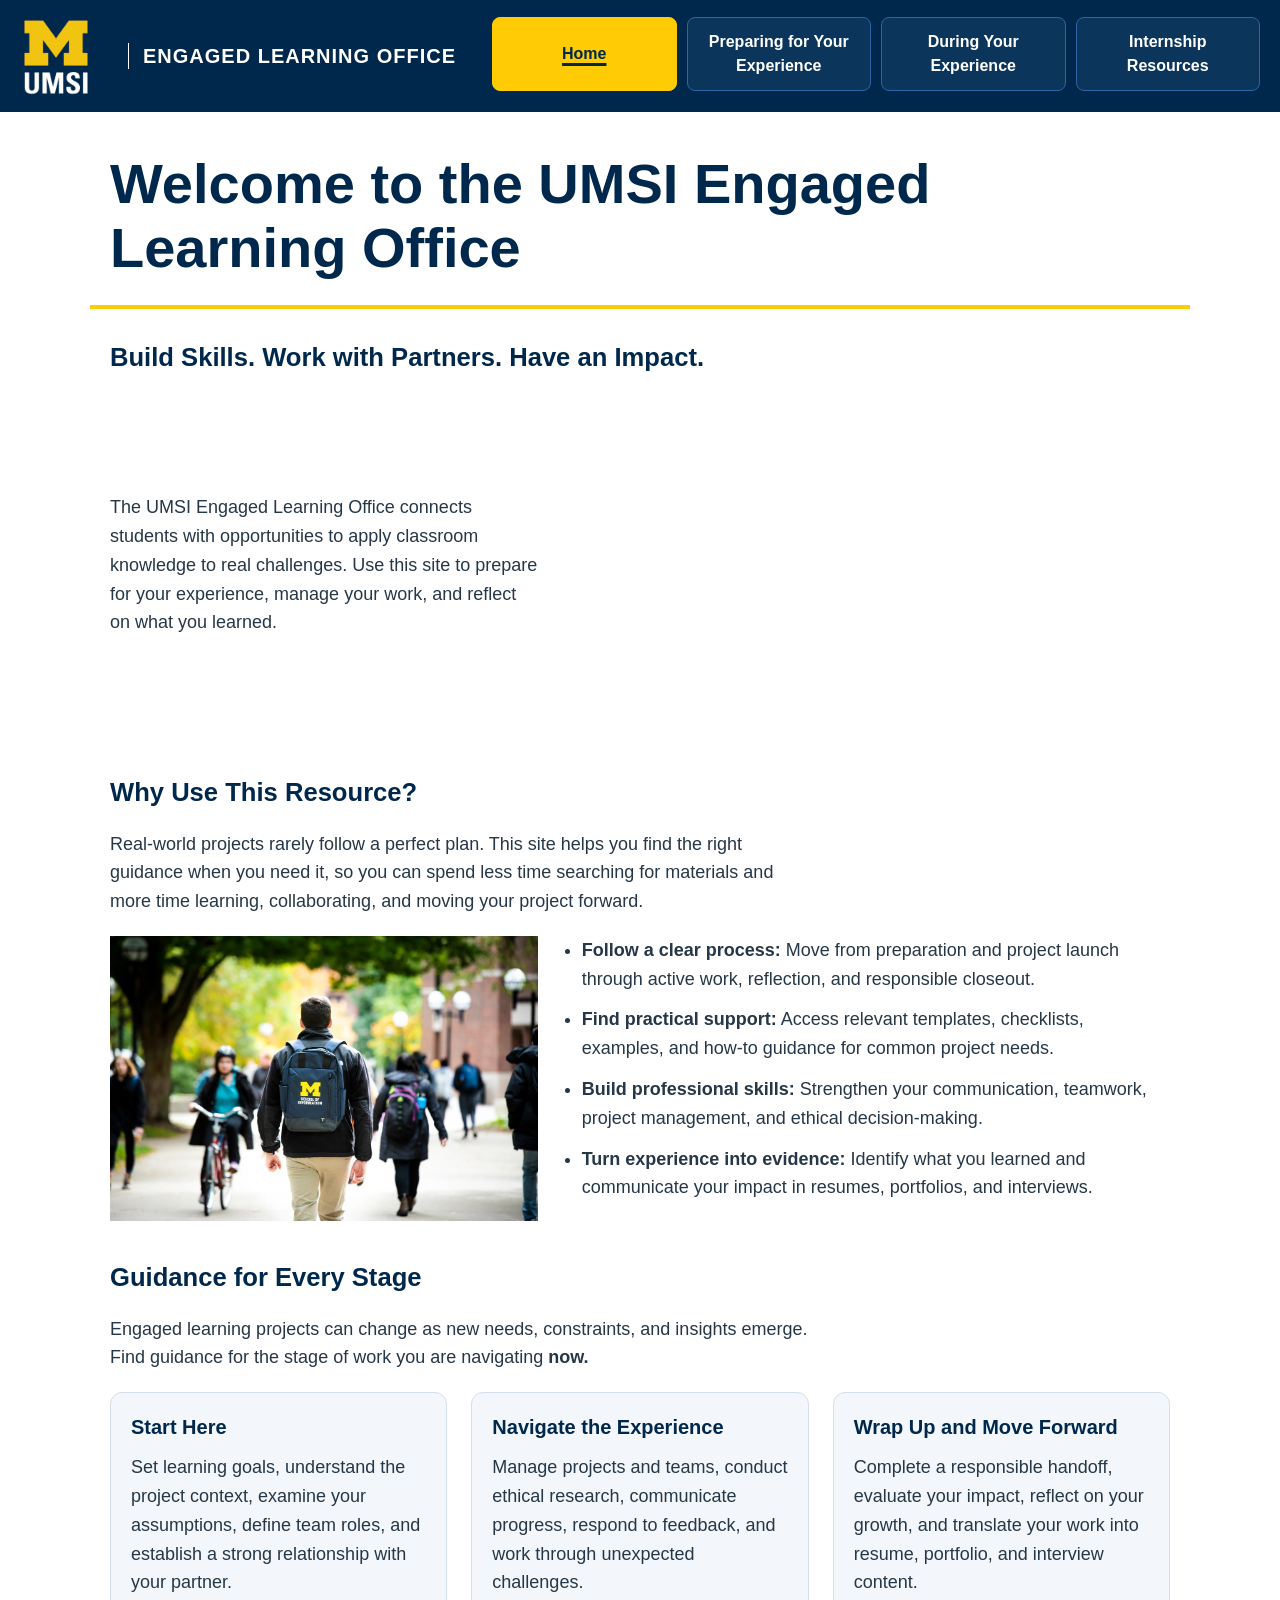
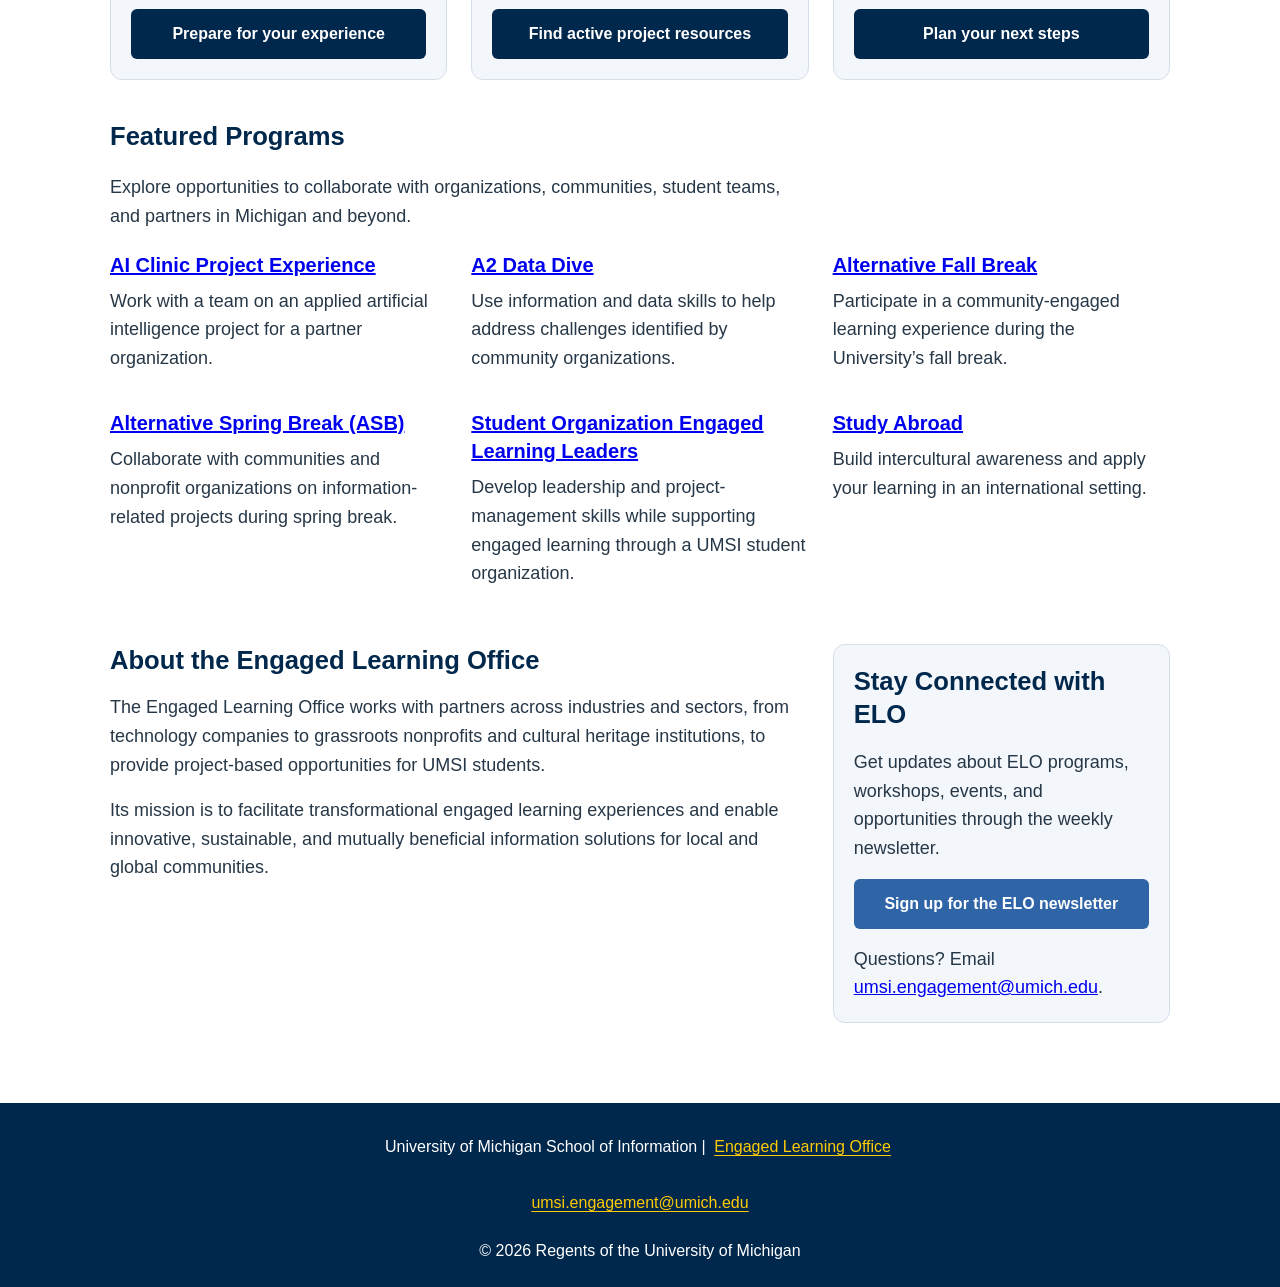
<file: index.html>
<!DOCTYPE html>
<html lang="en">
<head>
    <meta charset="UTF-8">
    <meta name="viewport" content="width=device-width, initial-scale=1.0">
    <link rel="stylesheet" href="css/html5reset.css">
    <link rel="stylesheet" href="css/style.css">
    <title>Engaged Learning Resources | UMSI</title>

</head>
<body>
    <div class="progress-bar" id="progress-bar" aria-hidden="true"></div>
    <header>
    <div class="skip"><a href = "#main">Skip to Main Content</a></div>
      <div class="site-branding">
        <img class="logo" 
             src="images/UMSI_signature_vertical_informal_solidblue.jpg" 
             alt="UMSI Logo"
        >
        <div class="brand-text">
        <p class="site-name">Engaged Learning Office</p>
        </div>
      </div>
      <nav>
            <ul>
                <li><a href = "index.html" aria-current="page">Home</a></li>
                <li><a href = "prep.html">Preparing for Your Experience</a></li>
                <li><a href = "during.html">During Your Experience</a></li>
                <li><a href = "intern.html">Internship Resources</a></li>
            </ul>
      </nav>  
    
    <h1>Welcome to the UMSI Engaged Learning Office</h1>
    </header>
    
    <main id="main">
    <section class="intro intro-media">
      <h2>Build Skills. Work with Partners. Have an Impact.</h2>
      <p>
       The UMSI Engaged Learning Office connects students with opportunities to apply classroom knowledge to real challenges. Use this site to prepare for your experience, manage your work, and reflect on what you learned.
      </p>

      <iframe width="560" height="315" 
        src="https://www.youtube.com/embed/81ZO9RfIJEQ?si=tBp82YWZMl1u7CVS" 
        title="YouTube video player" allow="accelerometer; 
        autoplay; clipboard-write; encrypted-media; gyroscope; 
        picture-in-picture; web-share" referrerpolicy="strict-origin-when-cross-origin" 
        allowfullscreen>
      </iframe>
         <!-- Note: this iframe might cause an Axe ARIA error - that's not on you that's on YouTube! -->
    </section>

<section class="content media-split">
    <h2>Why Use This Resource?</h2>

    <p>Real-world projects rarely follow a perfect plan. This site helps you find the right guidance when you need it, so you can spend less time searching for materials and more time learning, collaborating, and moving your project forward.
    </p>
        <img src="images/UMSI_CampusFall_UMSIBackpack_02.jpg" alt="A student wears a UMSI backpack in fall on the drag.">
    <ul class="indent">
        <li><strong>Follow a clear process:</strong> Move from preparation and project launch through active work, reflection, and responsible closeout.</li>
        <li><strong>Find practical support:</strong> Access relevant templates, checklists, examples, and how-to guidance for common project needs.</li>
        <li><strong>Build professional skills:</strong> Strengthen your communication, teamwork, project management, and ethical decision-making.</li>
        <li><strong>Turn experience into evidence:</strong> Identify what you learned and communicate your impact in resumes, portfolios, and interviews.</li>
    </ul>
</section>

 <section class="content trio">
    <h2>Guidance for Every Stage</h2>
    <p>Engaged learning projects can change as new needs, constraints, and insights emerge. Find guidance for the stage of work you are navigating <strong>now.</strong></p>
    <article class="stage-card">
      <h3>Start Here</h3>
      <p>Set learning goals, understand the project context, examine your assumptions, define team roles, and establish a strong relationship with your partner.</p>
      <a class="card-link" href="prep.html">Prepare for your experience</a>
    </article>

    <article class="stage-card">
      <h3>Navigate the Experience</h3>
      <p>Manage projects and teams, conduct ethical research, communicate progress, respond to feedback, and work through unexpected challenges.</p>
      <a class="card-link" href="during.html">Find active project resources</a>
    </article>

    <article class="stage-card card-wide">
      <h3>Wrap Up and Move Forward</h3>
      <p>Complete a responsible handoff, evaluate your impact, reflect on your growth, and translate your work into resume, portfolio, and interview content.</p>
      <a class="card-link" href="intern.html">Plan your next steps</a>
    </article>
  </section>

   <section class="content programs">
    <h2>Featured Programs</h2>
    <p>Explore opportunities to collaborate with organizations, communities, student teams, and partners in Michigan and beyond.</p>
    <article>
    <h3><a  href="https://mcompass.umich.edu/_portal/tds-program-brochure?programid=12810">AI Clinic Project Experience</a></h3>
    <p>Work with a team on an applied artificial intelligence project for a partner organization.</p>
    </article>

    <article>
    <h3><a href="https://mcompass.umich.edu/_portal/tds-program-brochure?programid=12556">A2 Data Dive</a></h3>
    <p>Use information and data skills to help address challenges identified by community organizations.</p>
    </article>

    <article>
    <h3><a href="https://mcompass.umich.edu/_portal/tds-program-brochure?programid=11297">Alternative Fall Break</a></h3>
    <p>Participate in a community-engaged learning experience during the University’s fall break.</p>
    </article>

    <article>
      <h3><a href="https://mcompass.umich.edu/_portal/tds-program-brochure?programid=10621">Alternative Spring Break (ASB)</a></h3>
       <p>Collaborate with communities and nonprofit organizations on information-related projects during spring break.</p>
    </article>

    <article>
      <h3><a href="https://mcompass.umich.edu/_portal/tds-program-brochure?programid=12294">Student Organization Engaged Learning Leaders</a></h3>
       <p>Develop leadership and project-management skills while supporting engaged learning through a UMSI student organization.</p>
    </article>

    <article>
      <h3><a href="https://www.si.umich.edu/student-life/study-abroad">Study Abroad</a></h3>
      <p>Build intercultural awareness and apply your learning in an international setting. </p>
    </article>
  </section>
  <section class="end">
    <h2>About the Engaged Learning Office</h2>
    <p>The Engaged Learning Office works with partners across industries and sectors, from technology companies to grassroots nonprofits and cultural heritage institutions, to provide project-based opportunities for UMSI students.</p>
    <p>Its mission is to facilitate transformational engaged learning experiences and enable innovative, sustainable, and mutually beneficial information solutions for local and global communities.</p>
  </section>
  <aside>
    <h2>Stay Connected with ELO</h2>
    <p>Get updates about ELO programs, workshops, events, and opportunities through the weekly newsletter.</p>
    <div>
       <a href="https://umsi.info/elo-newsletter"> Sign up for the ELO newsletter</a>
    </div>
    <p>Questions? Email <a href="mailto:umsi.engagement@umich.edu">umsi.engagement@umich.edu</a>.</p>
  </aside>


        <!-- Content taken & modified from UMGPT with the prompt, "Write me a webpage of intro content to help meet the following requirements - this is for the home page": and then pasted in the client objectives & project requirements"
        UMGPT. (2026). UMGPT ( GPT-5.6 Sol September 7th version) [Large language model]. -->
    </main>
    <footer>
        <p>University of Michigan School of Information | <a href="https://www.si.umich.edu/programs/engaged-learning/about-engaged-learning-office"> Engaged Learning Office </a></p>
      <address>
        <a href="mailto:umsi.engagement@umich.edu">umsi.engagement@umich.edu</a>
      </address>
      <p>&copy; <span id="year">2026</span> Regents of the University of Michigan</p>
    </footer>
    <script src="js/script.js"></script>
</body>
</html>
</file>
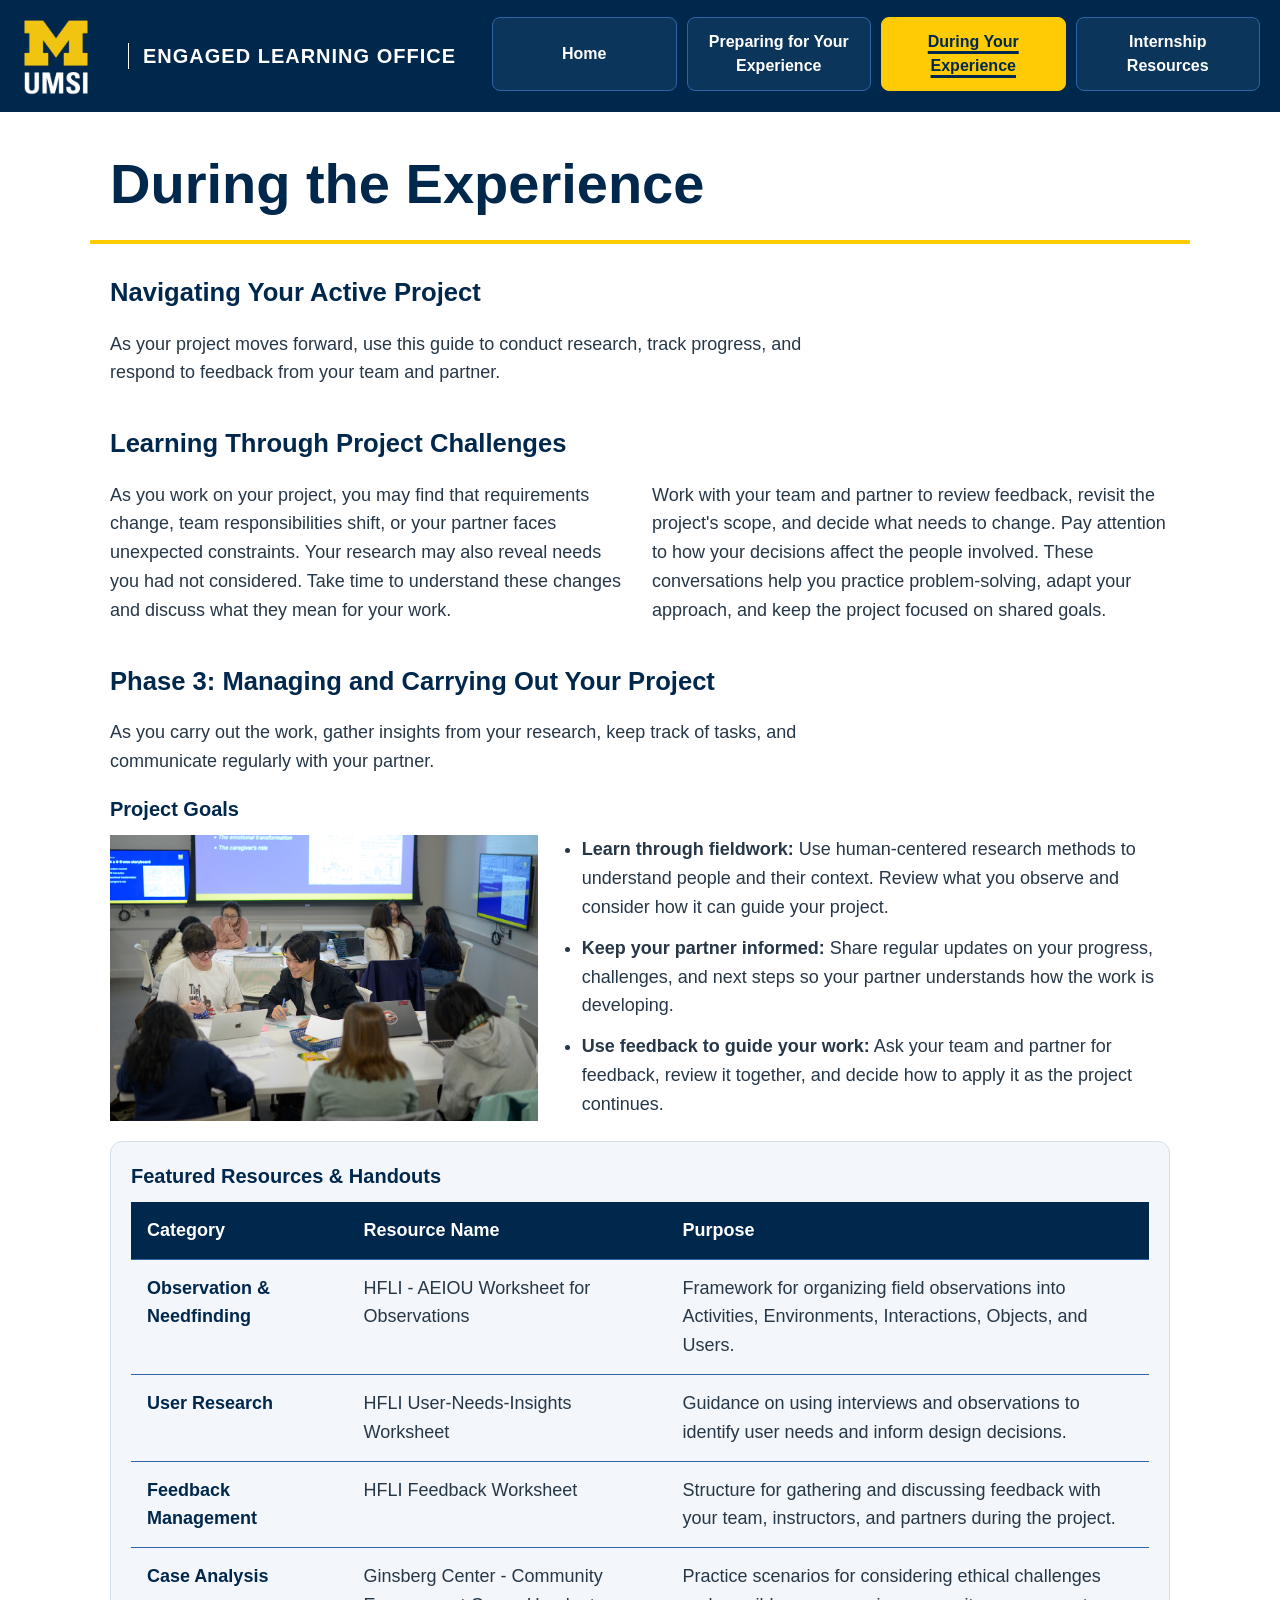
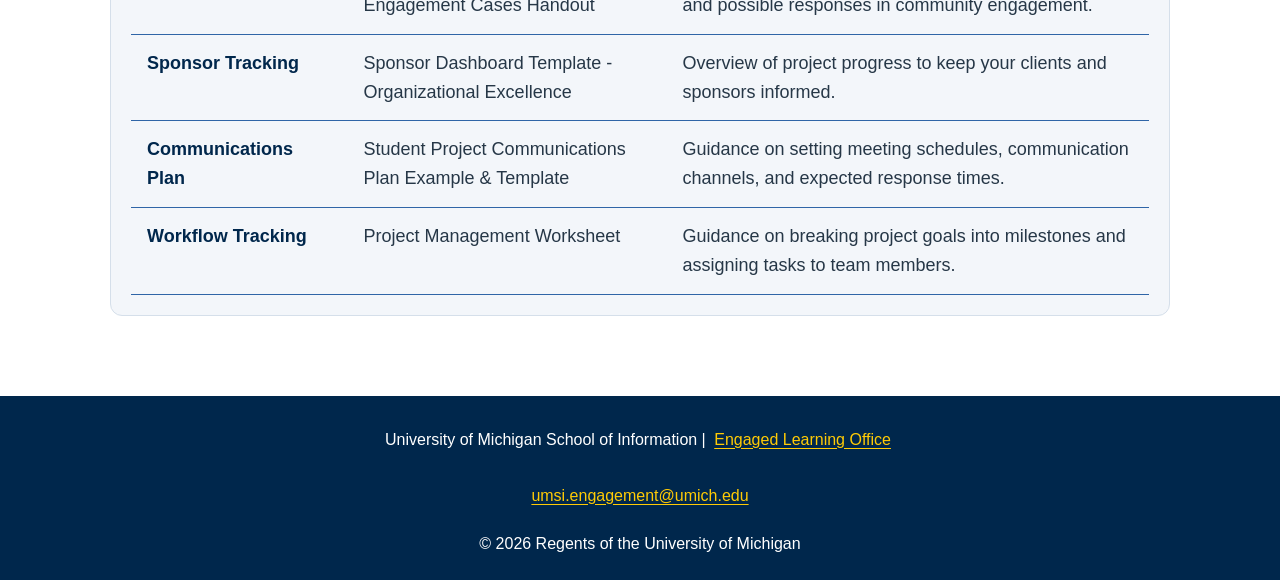
<file: during.html>
<!DOCTYPE html>
<html lang="en">
<head>
    <meta charset="UTF-8">
    <meta name="viewport" content="width=device-width, initial-scale=1.0">
    <link rel="stylesheet" href="css/html5reset.css">
    <link rel="stylesheet" href="css/style.css">
    <title>During the Experience</title>
</head>
<body>
  <div class="progress-bar" id="progress-bar" aria-hidden="true"></div>
  <header>
    <div class="skip"><a href = "#main">Skip to Main Content</a></div>
         <div class="site-branding">
        <img class="logo" 
             src="images/UMSI_signature_vertical_informal_solidblue.jpg" 
             alt="UMSI Logo"
        >
        <div class="brand-text">
        <p class="site-name">Engaged Learning Office</p>
        </div>
        </div>
        <nav>
            <ul>
                <li><a href = "index.html">Home</a></li>
                <li><a href = "prep.html">Preparing for Your Experience</a></li>
                <li><a href="during.html" aria-current="page">During Your Experience</a></li>
                <li><a href="intern.html">Internship Resources</a></li>
            </ul>
        </nav>
    <h1>During the Experience</h1>
  </header>
<main id="main">
<section class="intro">
  <h2>Navigating Your Active Project</h2>
  <p>As your project moves forward, use this guide to conduct research, track progress, and respond to feedback from your team and partner.</p>
</section>

<section class="content text-cols">
  <h2>Learning Through Project Challenges</h2>
  <p>As you work on your project, you may find that requirements change, team responsibilities shift, or your partner faces unexpected constraints. Your research may also reveal needs you had not considered. Take time to understand these changes and discuss what they mean for your work.</p>
  <p>Work with your team and partner to review feedback, revisit the project's scope, and decide what needs to change. Pay attention to how your decisions affect the people involved. These conversations help you practice problem-solving, adapt your approach, and keep the project focused on shared goals.</p>
</section>

<section class="content">
  <h2>Phase 3: Managing and Carrying Out Your Project</h2>
  <p>As you carry out the work, gather insights from your research, keep track of tasks, and communicate regularly with your partner.</p>
  <article class="media-split">
    <h3>Project Goals</h3>
    <img src="images/UMSI_DesignJam_MixelStudio_11052025_04.jpg" alt="A group of students discussing a project together.">
    <ul class="indent">
      <li><strong>Learn through fieldwork:</strong> Use human-centered research methods to understand people and their context. Review what you observe and consider how it can guide your project.</li>
      <li><strong>Keep your partner informed:</strong> Share regular updates on your progress, challenges, and next steps so your partner understands how the work is developing.</li>
      <li><strong>Use feedback to guide your work:</strong> Ask your team and partner for feedback, review it together, and decide how to apply it as the project continues.</li>
    </ul>
</article>

  <article class="stage-card">
    <h3 id="resources-heading">Featured Resources &amp; Handouts</h3>
    
    <div class="table-scroll"
        tabindex="0"
        role="region"
        aria-labelledby="resources-heading">
  
    <table>
      <thead>
        <tr>
          <th scope="col">Category</th>
          <th scope="col">Resource Name</th>
          <th scope="col">Purpose</th>
        </tr>
      </thead>
      <tbody>
        <tr>
          <th scope="row">Observation &amp; Needfinding</th>
          <td>HFLI - AEIOU Worksheet for Observations</td>
          <td>Framework for organizing field observations into Activities, Environments, Interactions, Objects, and Users.</td>
        </tr>
        <tr>
          <th scope="row">User Research</th>
          <td>HFLI User-Needs-Insights Worksheet</td>
          <td>Guidance on using interviews and observations to identify user needs and inform design decisions.</td>
        </tr>
        <tr>
          <th scope="row">Feedback Management</th>
          <td>HFLI Feedback Worksheet</td>
          <td>Structure for gathering and discussing feedback with your team, instructors, and partners during the project.</td>
        </tr>
        <tr>
          <th scope="row">Case Analysis</th>
          <td>Ginsberg Center - Community Engagement Cases Handout</td>
          <td>Practice scenarios for considering ethical challenges and possible responses in community engagement.</td>
        </tr>
        <tr>
          <th scope="row">Sponsor Tracking</th>
          <td>Sponsor Dashboard Template - Organizational Excellence</td>
          <td>Overview of project progress to keep your clients and sponsors informed.</td>
        </tr>
        <tr>
          <th scope="row">Communications Plan</th>
          <td>Student Project Communications Plan Example &amp; Template</td>
          <td>Guidance on setting meeting schedules, communication channels, and expected response times.</td>
        </tr>
        <tr>
          <th scope="row">Workflow Tracking</th>
          <td>Project Management Worksheet</td>
          <td>Guidance on breaking project goals into milestones and assigning tasks to team members.</td>
        </tr>
      </tbody>
    </table>
    </div>
  </article>
</section>
<!-- Content taken & modified from ChatGPT with the prompt, "Read the 'During the Experience' section of 'Copy of SI 539 Client Project - ELO Content':
https://docs.google.com/document/d/1m_ygs4EoCYF3RuAaxoWs1xBErSQXr9Pva1TaRaE4L4o/edit?usp=sharing and use these contents to write a new webpage in the same style"  ChatGPT. (2026). ChatGPT ( GPT-6 Astra September 19th version) [Large language model].-->
</main>
<footer>
        <p>University of Michigan School of Information | <a href="https://www.si.umich.edu/programs/engaged-learning/about-engaged-learning-office">Engaged Learning Office </a></p>
      <address>
        <a href="mailto:umsi.engagement@umich.edu">umsi.engagement@umich.edu</a>
      </address>
      <p>&copy; <span id="year">2026</span> Regents of the University of Michigan</p>
    </footer>
    <script src="js/script.js"></script>
</body>

</html>
</file>
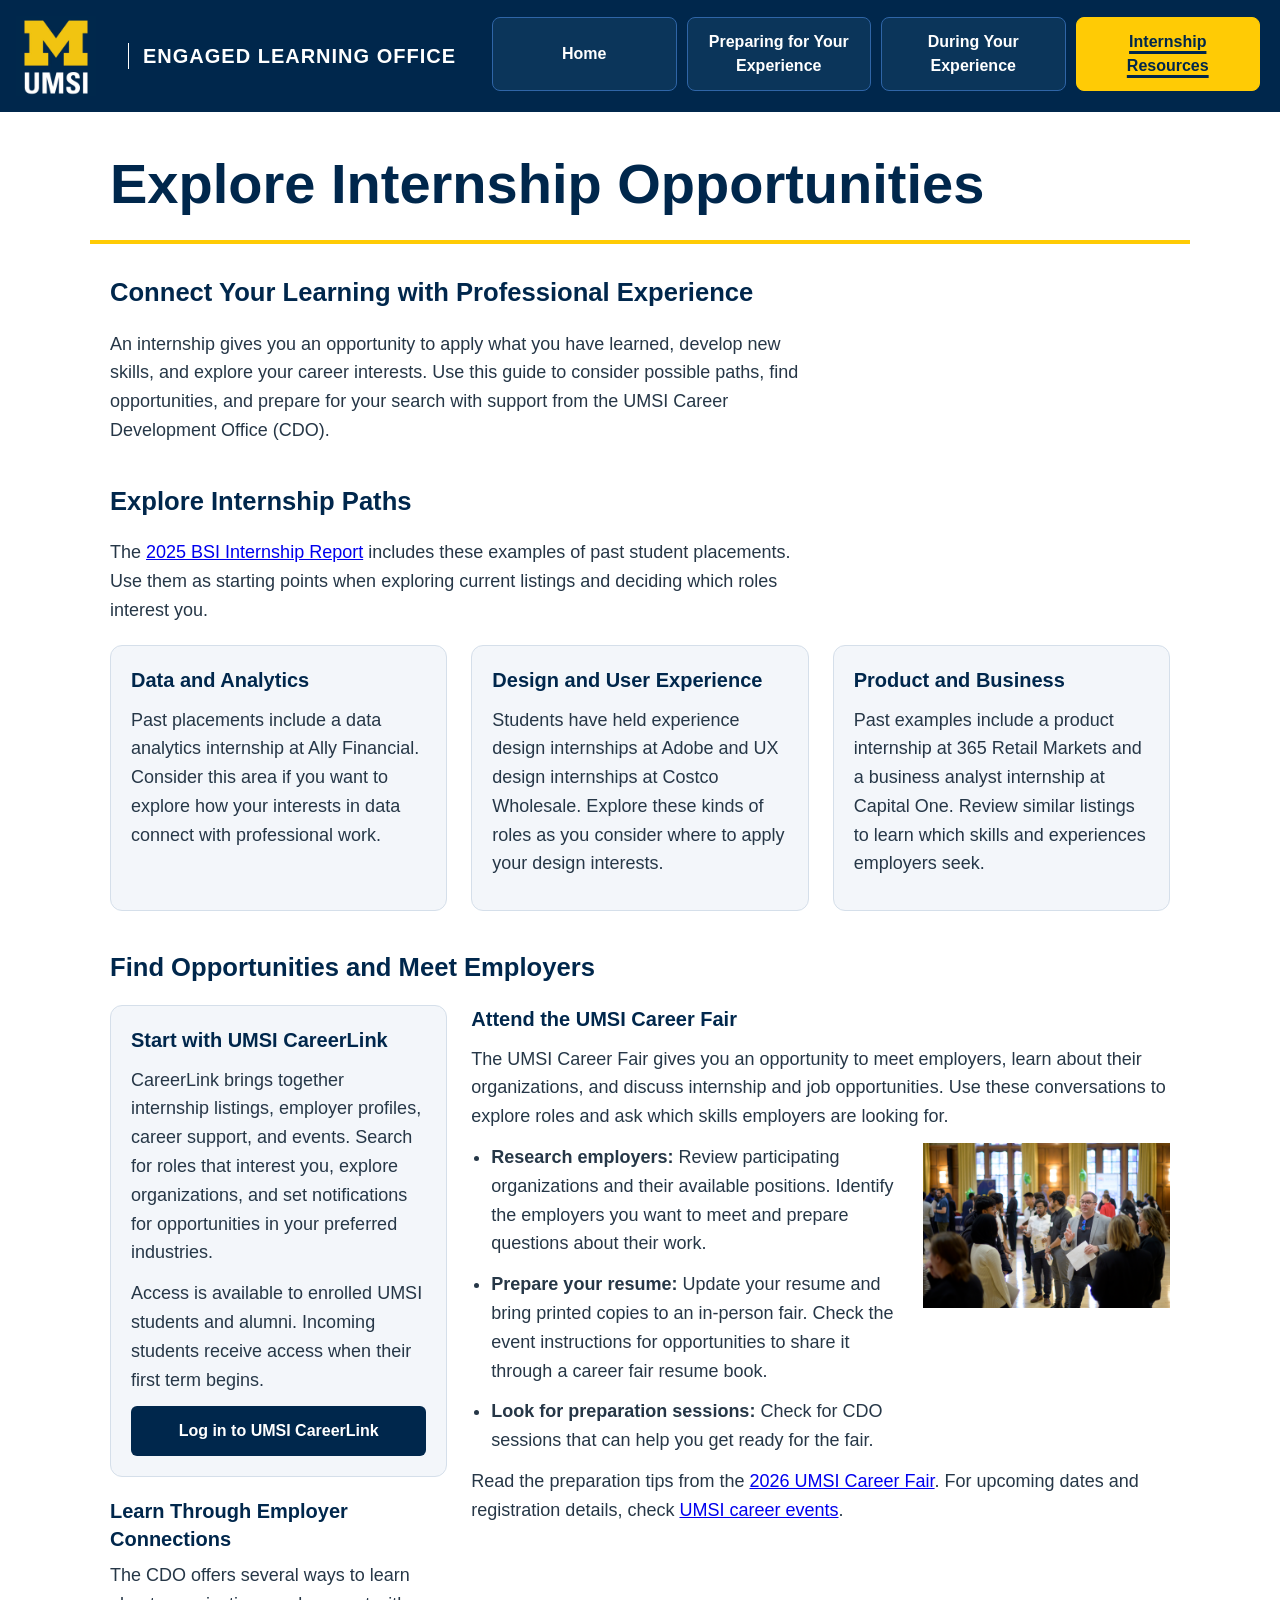
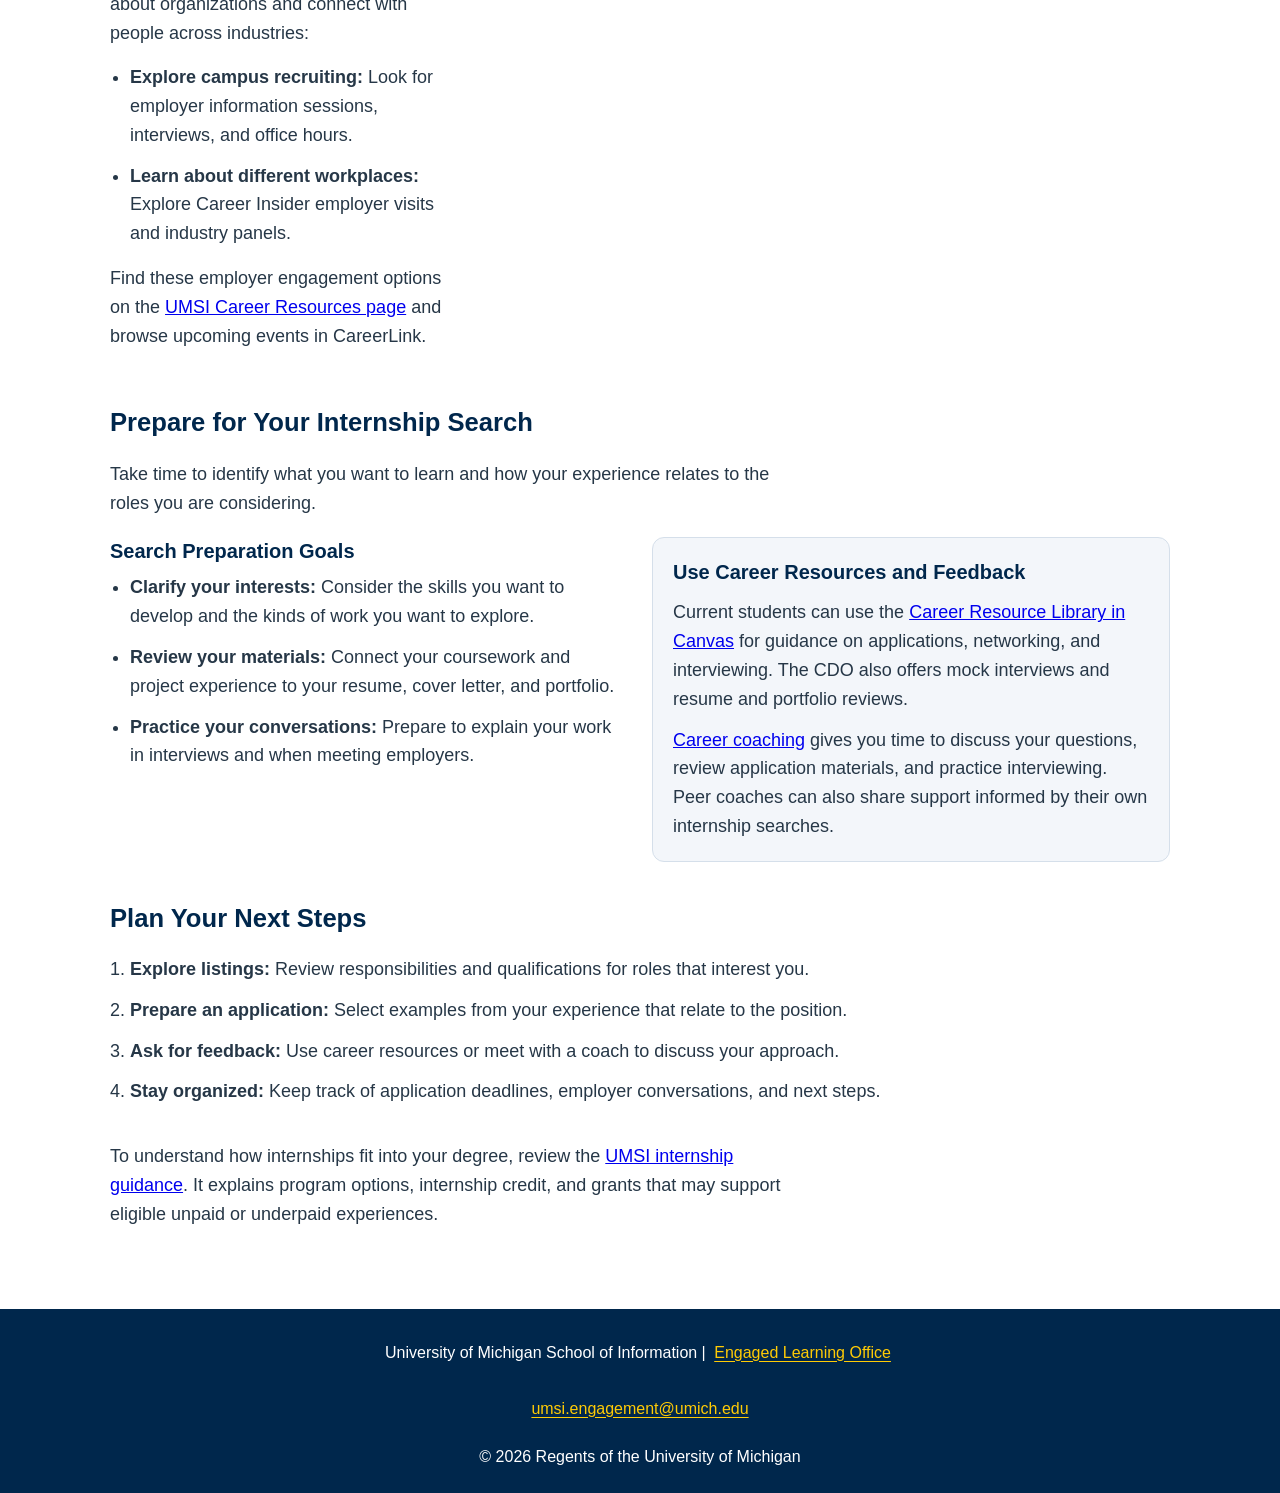
<file: intern.html>
<!DOCTYPE html>
<html lang="en">
<head>
    <meta charset="UTF-8">
    <meta name="viewport" content="width=device-width, initial-scale=1.0">
    <link rel="stylesheet" href="css/html5reset.css">
    <link rel="stylesheet" href="css/style.css">
    <title>Internship Resources | UMSI</title>
</head>
<body>
  <div class="progress-bar" id="progress-bar" aria-hidden="true"></div>
  <header>
    <div class="skip"><a href="#main">Skip to Main Content</a></div>
     <div class="site-branding">
        <img class="logo" 
             src="images/UMSI_signature_vertical_informal_solidblue.jpg" 
             alt="UMSI Logo"
        >
        <div class="brand-text">
        <p class="site-name">Engaged Learning Office</p>
        </div>
      </div>
    <nav>
      <ul>
        <li><a href="index.html">Home</a></li>
        <li><a href="prep.html">Preparing for Your Experience</a></li>
        <li><a href="during.html">During Your Experience</a></li>
        <li><a href="intern.html" aria-current="page">Internship Resources</a></li>
      </ul>
    </nav>
    <h1>Explore Internship Opportunities</h1>
  </header>

  <main id="main">
    <section class="intro">
      <h2>Connect Your Learning with Professional Experience</h2>
      <p>An internship gives you an opportunity to apply what you have learned, develop new skills, and explore your career interests. Use this guide to consider possible paths, find opportunities, and prepare for your search with support from the UMSI Career Development Office (CDO).</p>
    </section>

    <section class="content trio">
      <h2>Explore Internship Paths</h2>
      <p>The <a href="https://www.si.umich.edu/student-experience/internships/2025-bsi-internship-report">2025 BSI Internship Report</a> includes these examples of past student placements. Use them as starting points when exploring current listings and deciding which roles interest you.</p>
      <article class="stage-card">
        <h3>Data and Analytics</h3>
        <p>Past placements include a data analytics internship at Ally Financial. Consider this area if you want to explore how your interests in data connect with professional work.</p>
      </article>
      <article class="stage-card">
        <h3>Design and User Experience</h3>
        <p>Students have held experience design internships at Adobe and UX design internships at Costco Wholesale. Explore these kinds of roles as you consider where to apply your design interests.</p>
      </article>
      <article class="stage-card card-wide">
        <h3>Product and Business</h3>
        <p>Past examples include a product internship at 365 Retail Markets and a business analyst internship at Capital One. Review similar listings to learn which skills and experiences employers seek.</p>
      </article>
    </section>

    <section class="content opportunities">
      <h2>Find Opportunities and Meet Employers</h2>
      <article class="stage-card">
        <h3>Start with UMSI CareerLink</h3>
        <p>CareerLink brings together internship listings, employer profiles, career support, and events. Search for roles that interest you, explore organizations, and set notifications for opportunities in your preferred industries.</p>
        <p>Access is available to enrolled UMSI students and alumni. Incoming students receive access when their first term begins.</p>
        <p><a class="card-link" href="https://si-umich.12twenty.com/Login">Log in to UMSI CareerLink</a>  
        </p>
      </article>
      <article class="media-split">
        <h3>Attend the UMSI Career Fair</h3>
        <p>The UMSI Career Fair gives you an opportunity to meet employers, learn about their organizations, and discuss internship and job opportunities. Use these conversations to explore roles and ask which skills employers are looking for.</p>
        <ul class="indent">
          <li><strong>Research employers:</strong> Review participating organizations and their available positions. Identify the employers you want to meet and prepare questions about their work.</li>
          <li><strong>Prepare your resume:</strong> Update your resume and bring printed copies to an in-person fair. Check the event instructions for opportunities to share it through a career fair resume book.</li>
          <li><strong>Look for preparation sessions:</strong> Check for CDO sessions that can help you get ready for the fair.</li>
        </ul>
        <img src="images/UMSI_CareerFair_02062025_13.jpg" alt="Students participating in the career fair.">
        <p>Read the preparation tips from the <a href="https://www.si.umich.edu/about-umsi/events/umsi-career-fair-2026">2026 UMSI Career Fair</a>. For upcoming dates and registration details, check <a href="https://www.si.umich.edu/about-umsi/events?category=181">UMSI career events</a>.</p>
      </article>
      <article>
        <h3>Learn Through Employer Connections</h3>
        <p>The CDO offers several ways to learn about organizations and connect with people across industries:</p>
        <ul class="indent">
          <li><strong>Explore campus recruiting:</strong> Look for employer information sessions, interviews, and office hours.</li>
          <li><strong>Learn about different workplaces:</strong> Explore Career Insider employer visits and industry panels.</li>
        </ul>
        <p>Find these employer engagement options on the <a href="https://www.si.umich.edu/career/career-development/career-resources">UMSI Career Resources page</a> and browse upcoming events in CareerLink.</p>
      </article>
    </section>

    <section class="content pair">
      <h2>Prepare for Your Internship Search</h2>
      <p>Take time to identify what you want to learn and how your experience relates to the roles you are considering.</p>
      <article>
        <h3>Search Preparation Goals</h3>
        <ul class="indent">
          <li><strong>Clarify your interests:</strong> Consider the skills you want to develop and the kinds of work you want to explore.</li>
          <li><strong>Review your materials:</strong> Connect your coursework and project experience to your resume, cover letter, and portfolio.</li>
          <li><strong>Practice your conversations:</strong> Prepare to explain your work in interviews and when meeting employers.</li>
        </ul>
      </article>
      <article class="stage-card">
        <h3>Use Career Resources and Feedback</h3>
        <p>Current students can use the <a href="https://umich.instructure.com/courses/137916">Career Resource Library in Canvas</a> for guidance on applications, networking, and interviewing. The CDO also offers mock interviews and resume and portfolio reviews.</p>
        <p><a href="https://www.si.umich.edu/student-experience/career-development/career-coaching">Career coaching</a> gives you time to discuss your questions, review application materials, and practice interviewing. Peer coaches can also share support informed by their own internship searches.</p>
      </article>
    </section>

    <section class="content">
      <h2>Plan Your Next Steps</h2>
      <ol class="indent">
        <li><strong>Explore listings:</strong> Review responsibilities and qualifications for roles that interest you.</li>
        <li><strong>Prepare an application:</strong> Select examples from your experience that relate to the position.</li>
        <li><strong>Ask for feedback:</strong> Use career resources or meet with a coach to discuss your approach.</li>
        <li><strong>Stay organized:</strong> Keep track of application deadlines, employer conversations, and next steps.</li>
      </ol>
      <p>To understand how internships fit into your degree, review the <a href="https://www.si.umich.edu/career/internships">UMSI internship guidance</a>. It explains program options, internship credit, and grants that may support eligible unpaid or underpaid experiences.</p>
    </section>

    <!-- Content adapted from ChatGPT based on UMSI Career Resources and its linked CareerLink,
    Internships, Career Coaching, and 2025 BSI Internship Report pages. Starting source: https://www.si.umich.edu/career/career-development/career-resources 
    Prompt: "Write a webpage introducing potential internship opportunities for umsi students."
    ChatGPT. (2026). ChatGPT ( GPT-6 Astra September 19th version) [Large language model].-->
  </main>

  <footer>
    <p>University of Michigan School of Information | <a href="https://www.si.umich.edu/programs/engaged-learning/about-engaged-learning-office">Engaged Learning Office</a></p>
    <address>
      <a href="mailto:umsi.engagement@umich.edu">umsi.engagement@umich.edu</a>
    </address>
    <p>&copy; <span id="year">2026</span> Regents of the University of Michigan</p>
  </footer>
  <script src="js/script.js"></script>
</body>
</html>
</file>
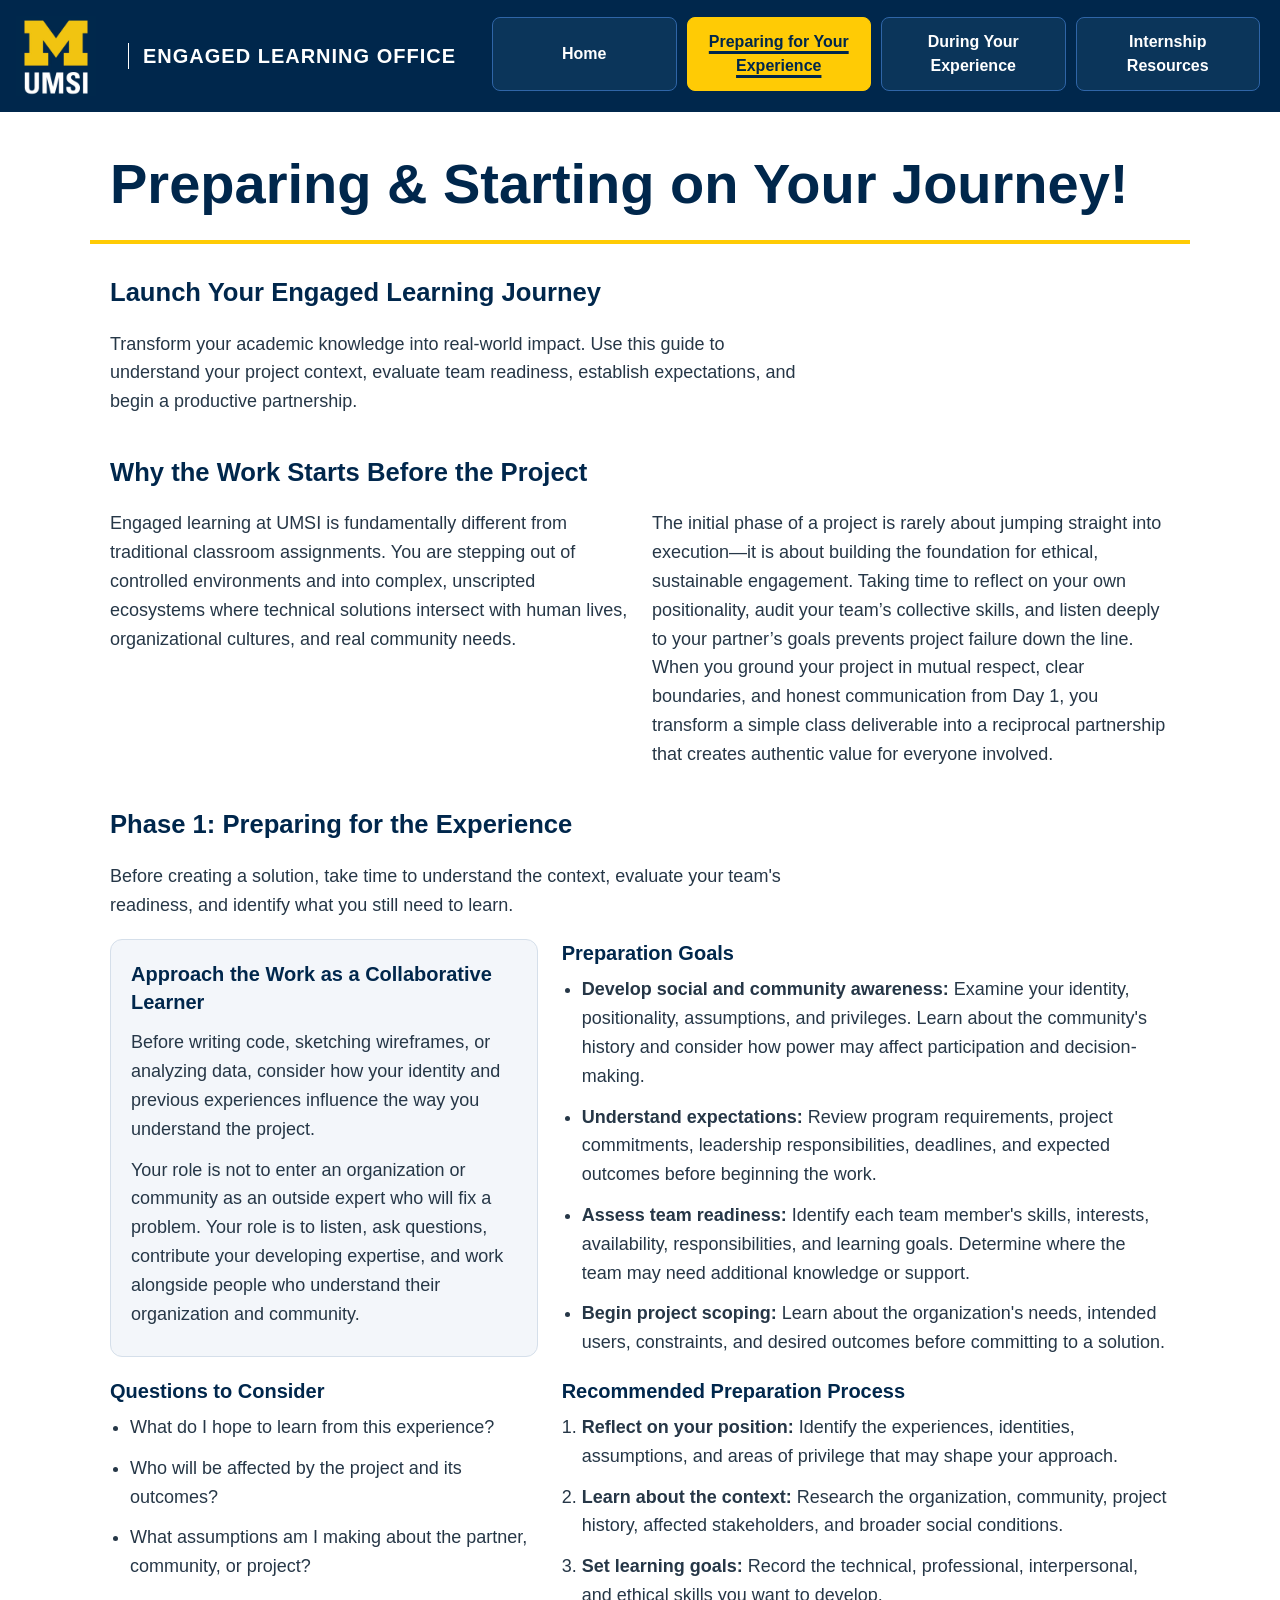
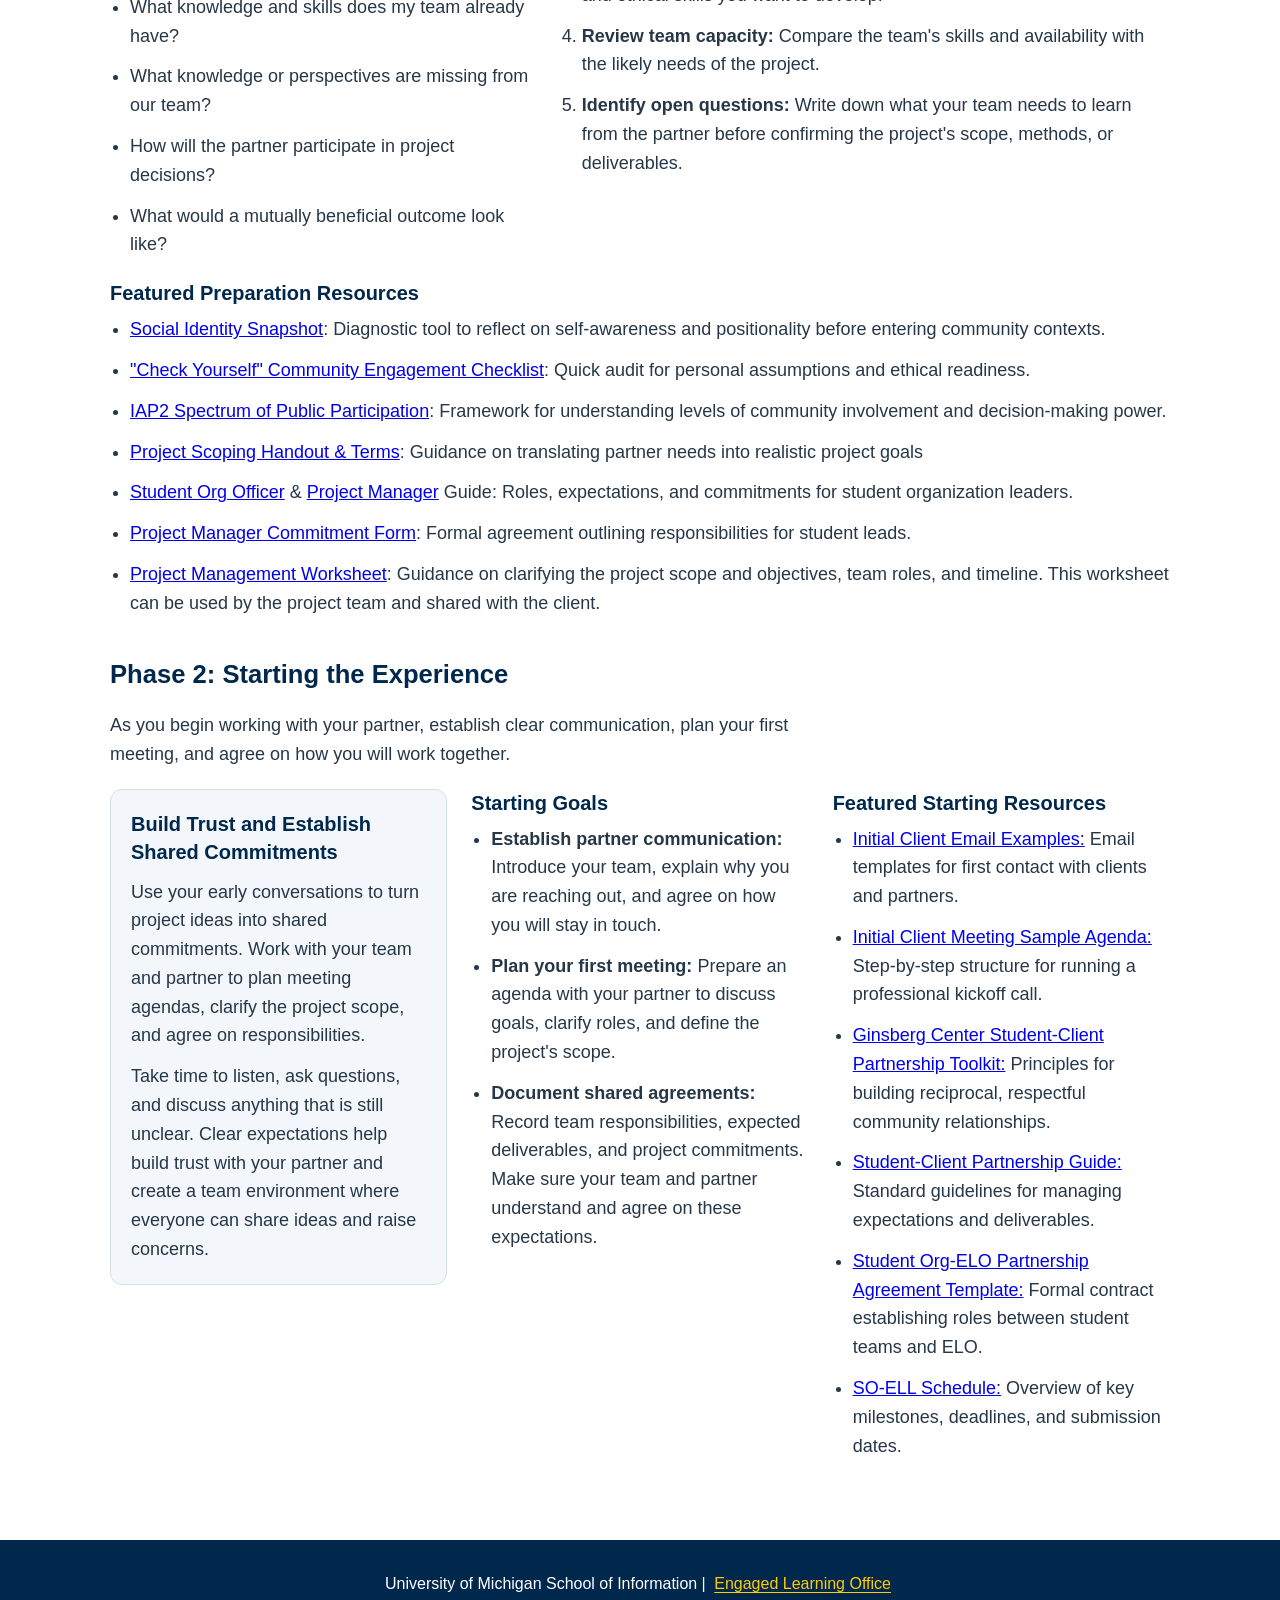
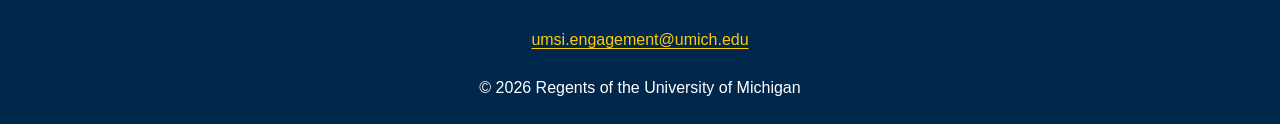
<file: prep.html>
<!DOCTYPE html>
<html lang="en">
<head>
    <meta charset="UTF-8">
    <meta name="viewport" content="width=device-width, initial-scale=1.0">
    <link rel="stylesheet" href="css/html5reset.css">
    <link rel="stylesheet" href="css/style.css">
    <title>Preparing and Starting the Experience</title>
</head>
<body>
  <div class="progress-bar" id="progress-bar" aria-hidden="true"></div>
  <header>
  <div class="skip"><a href = "#main">Skip to Main Content</a></div>
        <div class="site-branding">
        <img class="logo" 
             src="images/UMSI_signature_vertical_informal_solidblue.jpg" 
             alt="UMSI Logo"
        >
        <div class="brand-text">
        <p class="site-name">Engaged Learning Office</p>
        </div>
       </div>
        <nav>
            <ul>
                <li><a href = "index.html">Home</a></li>
                <li><a href = "prep.html" aria-current="page">Preparing for Your Experience</a></li>
                <li><a href="during.html">During Your Experience</a></li>
                <li><a href="intern.html">Internship Resources</a></li>
            </ul>
        </nav>
    <h1>Preparing & Starting on Your Journey!</h1>
  </header>
<main id="main">
  
<section class="intro">
  <h2>Launch Your Engaged Learning Journey</h2>
  <p>Transform your academic knowledge into real-world impact. Use this guide to understand your project context, evaluate team readiness, establish expectations, and begin a productive partnership.</p>
</section>

<section class="content text-cols">
  <h2>Why the Work Starts Before the Project</h2>
  <p>Engaged learning at UMSI is fundamentally different from traditional classroom assignments. You are stepping out of controlled environments and into complex, unscripted ecosystems where technical solutions intersect with human lives, organizational cultures, and real community needs.</p>
  <p>The initial phase of a project is rarely about jumping straight into execution—it is about building the foundation for ethical, sustainable engagement. Taking time to reflect on your own positionality, audit your team’s collective skills, and listen deeply to your partner’s goals prevents project failure down the line. When you ground your project in mutual respect, clear boundaries, and honest communication from Day 1, you transform a simple class deliverable into a reciprocal partnership that creates authentic value for everyone involved.</p>
</section>

<section class="content phase-prep">
  <h2>Phase 1: Preparing for the Experience</h2>
  <p>Before creating a solution, take time to understand the context, evaluate your team's readiness, and identify what you still need to learn.</p>
  <article class="stage-card col-small">
    <h3>Approach the Work as a Collaborative Learner</h3>
    <p>Before writing code, sketching wireframes, or analyzing data, consider how your identity and previous experiences influence the way you understand the project.</p>
    <p>Your role is not to enter an organization or community as an outside expert who will fix a problem. Your role is to listen, ask questions, contribute your developing expertise, and work alongside people who understand their organization and community.</p>
  </article>

  <article class="col-large">
    <h3>Preparation Goals</h3>
    <ul class="indent">
      <li><strong>Develop social and community awareness:</strong> Examine your identity, positionality, assumptions, and privileges. Learn about the community's history and consider how power may affect participation and decision-making.
      </li>
      <li><strong>Understand expectations:</strong> Review program requirements, project commitments, leadership responsibilities, deadlines, and expected outcomes before beginning the work.</li>
      <li><strong>Assess team readiness:</strong> Identify each team member's skills, interests, availability, responsibilities, and learning goals. Determine where the team may need additional knowledge or support.</li>
      <li><strong>Begin project scoping:</strong> Learn about the organization's needs, intended users, constraints, and desired outcomes before committing to a solution.
      </li>
    </ul>
  </article>

  <article class="col-small">
    <h3>Questions to Consider</h3>
    <ul class="indent">
      <li>What do I hope to learn from this experience?</li>
      <li>Who will be affected by the project and its outcomes?</li>
      <li>What assumptions am I making about the partner, community, or project?</li>
      <li>What knowledge and skills does my team already have?</li>
      <li>What knowledge or perspectives are missing from our team?</li>
      <li>How will the partner participate in project decisions?</li>
      <li>What would a mutually beneficial outcome look like?</li>
    </ul>
  </article>

  <article class="col-large">
    <h3>Recommended Preparation Process</h3>
    <ol class="indent">
      <li><strong>Reflect on your position:</strong> Identify the experiences, identities, assumptions, and areas of privilege that may shape your approach.</li>
      <li><strong>Learn about the context:</strong> Research the organization, community, project history, affected stakeholders, and broader social conditions.</li>
      <li><strong>Set learning goals:</strong> Record the technical, professional, interpersonal, and ethical skills you want to develop.</li>
      <li><strong>Review team capacity:</strong> Compare the team's skills and availability with the likely needs of the project. </li>
      <li><strong>Identify open questions:</strong> Write down what your team needs to learn from the partner before confirming the project's scope, methods, or deliverables.
      </li>
    </ol>
  </article>
  <article>
    <h3>Featured Preparation Resources</h3>
    <ul class="indent">
      <li><a href="https://sites.lsa.umich.edu/equitable-teaching/social-identity-snapshot">Social Identity Snapshot</a>: Diagnostic tool to reflect on self-awareness and positionality before entering community contexts.</li>
      <li><a href="https://docs.google.com/document/d/1Qt9YeStVwDHjwJhOLAz42JSNQR2lFMurdUtxtdrGkuc/edit?tab=t.0#heading=h.ch0bvccjkrzn">"Check Yourself" Community Engagement Checklist</a>: Quick audit for personal assumptions and ethical readiness.</li>
      <li><a href="https://drive.google.com/file/d/1zc1RNlrDxV51-muOERdDTnINQcquJpOA/view?usp=sharing">IAP2 Spectrum of Public Participation</a>: Framework for understanding levels of community involvement and decision-making power.</li>
      <li><a href="https://docs.google.com/document/d/1TrEDolwmOIlXgYgAP9VvlOGoYOwFfe6KxzZOgZSVYVw/edit?usp=drive_link">Project Scoping Handout & Terms</a>: Guidance on translating partner needs into realistic project goals</li>
      <li><a href="https://docs.google.com/document/d/1AexsV_JeSd0kRUBbcifZpfBu6y6Zi8Y0iJScp1I3gkM/edit?usp=drive_link">Student Org Officer</a> & <a href="https://docs.google.com/document/u/0/d/1uwOOS0TrXWzcSShj8DUFpckWo0t1UNu_Q7WVbZnLhX0/edit">Project Manager</a> Guide: Roles, expectations, and commitments for student organization leaders.</li>
      <li><a href="https://docs.google.com/document/d/1U4lCNGyWKJ3C2i_VgFqAR45Z4zF1FehuthuqT-M2wdI/edit?usp=drive_link">Project Manager Commitment Form</a>: Formal agreement outlining responsibilities for student leads.</li>
      <li><a href="https://docs.google.com/document/d/1twc-7TYWmb_PNrOBiDI1NuJqJAuhluTICr22GRd_NLc/edit?usp=drive_link">Project Management Worksheet</a>: Guidance on clarifying the project scope and objectives, team roles, and timeline. This worksheet can be used by the project team and shared with the client.</li>
    </ul>
  </article>
</section>

<section class="content phase-start">
  <h2>Phase 2: Starting the Experience</h2>
  <p>As you begin working with your partner, establish clear communication, plan your first meeting, and agree on how you will work together.</p>
  <article class="stage-card">
    <h3>Build Trust and Establish Shared Commitments</h3>
    <p>Use your early conversations to turn project ideas into shared commitments. Work with your team and partner to plan meeting agendas, clarify the project scope, and agree on responsibilities.</p>
    <p>Take time to listen, ask questions, and discuss anything that is still unclear. Clear expectations help build trust with your partner and create a team environment where everyone can share ideas and raise concerns.</p>
  </article>

  <article class="col-half">
    <h3>Starting Goals</h3>
    <ul class="indent">
      <li><strong>Establish partner communication:</strong> Introduce your team, explain why you are reaching out, and agree on how you will stay in touch.</li>
      <li><strong>Plan your first meeting:</strong> Prepare an agenda with your partner to discuss goals, clarify roles, and define the project's scope.</li>
      <li><strong>Document shared agreements:</strong> Record team responsibilities, expected deliverables, and project commitments. Make sure your team and partner understand and agree on these expectations.</li>
    </ul>
  </article>

  <article class="col-half">
    <h3>Featured Starting Resources</h3>
    <ul class="indent">
      <li><a href="https://docs.google.com/document/d/1fWFXwoW5fKX_Tctn97Gio5XZDwILNlqIOyKKE8Yk5J0/edit?usp=drive_link">Initial Client Email Examples:</a> Email templates for first contact with clients and partners.</li>
      <li><a href="https://docs.google.com/document/d/1ItXxYauAcPoaGMUZWuJsX-OLFfGmeBOWT7JNhoZxGyU/edit?usp=drive_link">Initial Client Meeting Sample Agenda:</a> Step-by-step structure for running a professional kickoff call.</li>
      <li><a href="https://ginsberg.umich.edu/article/campus-community-partnerships-toolkit">Ginsberg Center Student-Client Partnership Toolkit:</a> Principles for building reciprocal, respectful community relationships.</li>
      <li><a href="https://drive.google.com/file/d/12ealxkKCvOZajxK7doyUXu_k2LyKPUP2/view?usp=drive_link">Student-Client Partnership Guide:</a> Standard guidelines for managing expectations and deliverables.</li>
      <li><a href="https://docs.google.com/document/d/1y5Y2wc1ADz0n_ht26kPYlFK3Zm9i3UR_Z0OMWP3Q_xQ/edit?usp=drive_link">Student Org-ELO Partnership Agreement Template:</a> Formal contract establishing roles between student teams and ELO.</li>
      <li><a href="https://docs.google.com/spreadsheets/d/1YeK2WerSbhaU5hjEg9wxdXmzBx9lgRy2yHBKAH-SxiA/edit?gid=166831640#gid=166831640">SO-ELL Schedule:</a> Overview of key milestones, deadlines, and submission dates.</li>
    </ul>
  </article>
</section>
<!-- Content taken & modified from UMGPT with the prompt, "for the same content write me some intro content and resources for a prep page using the ELO content below" - this was after I had asked for content for the home page. " UMGPT. (2026). UMGPT ( GPT-5.6 Sol September 7th version) [Large language model]. -->
</main>
<footer>
        <p>University of Michigan School of Information | <a href="https://www.si.umich.edu/programs/engaged-learning/about-engaged-learning-office">Engaged Learning Office </a></p>
      <address>
        <a href="mailto:umsi.engagement@umich.edu">umsi.engagement@umich.edu</a>
      </address>
      <p>&copy; <span id="year">2026</span> Regents of the University of Michigan</p>
    </footer>
    <script src="js/script.js"></script>
</body>

</html>
</file>
<file: css/style.css>
/* basic settings */
nav,
h1,
main,
footer {
    font-family: "Montserrat", "Helvetica Neue", Arial, sans-serif;
}

h2 {
    margin-bottom: 16px;
    font-size: 1.6rem;
    line-height: 1.3;
    color: #00274c;
}

h3 {
    margin-bottom: 8px;
    font-size: 1.15rem;
    line-height: 1.4;
    color: #00274c;
}

p {
    max-width: 70ch;
    margin-bottom: 16px;
}

.indent  {
    margin: 0;
    padding-left: 20px;
}

section li + li {
    margin-top: 12px;
}

img {
    display: block;
    max-width: 100%;
    height: auto;
    margin: 16px auto;
}

iframe {
    display: block;
    width: 100%;
    aspect-ratio: 16 / 9;
    height: auto;
    border: 0;
    margin: 16px 0;
}

/* skip */
.skip {
    position: relative;
}

.skip a{
    position: absolute;
    top: 0;
    left: 16px;
    z-index: 1000;

    transform: translateY(calc(-100% - 16px));

    background-color: #ffffff;
    color: #00274c;
    padding: 12px 16px;
    border-radius: 6px;

    font-weight: 700;
    line-height: 1.5;
    text-decoration: underline;
}

.skip a:focus {
    top: 12px;
    transform: translateY(0);

    outline: 3px solid #ffcb05;
    outline-offset: 3px;
}

/* progress bar */
.progress-bar {
    position: fixed;
    top: 0;
    left: 0;
    z-index: 999;

    width: 0;
    height: 6px;
    background-color: #ffcb05;
    border-bottom: 2px solid #00274c;
}

/* site-branding */
.site-branding {
    display: flex;
    align-items: center;
    gap: 32px;
    padding: 16px;
    background-color: #00274c;
}

.logo {
    width: 80px;
    height: auto;
    margin: 0;
    flex-shrink: 0;
}
.brand-text {
    flex: 1;
    min-width: 0;

    display: flex;
    flex-direction: column;
    gap: 6px;

    border-left: 1px solid #ffffff;
    padding-left: 14px;

    color: #ffffff;
    font-family: "Oswald", "Arial Narrow", sans-serif;
    text-transform: uppercase;
    letter-spacing: 1px;
    text-align: left;
    overflow-wrap: anywhere;
}

.site-name {
    margin: 0;
    font-size: 1.25rem;
    font-weight: 700;
    line-height: 1.3;
}

/* nav */
nav {
    background-color: #00274c;
    padding: 12px 20px 16px;
    border-top: 1px solid #294b6c;
}

/* 4 columns, each link spans 2 on mobile */
nav ul {
    display: grid;
    grid-template-columns: repeat(4, minmax(0, 1fr));
    gap: 10px;

    max-width: 1060px;
    margin: 0 auto;
    padding: 0;
    list-style: none;
}

nav li {
    grid-column: span 2;
}

nav a {
    display: grid;
    place-items: center;
    box-sizing: border-box;

    height: 100%;
    min-height: 52px;
    padding: 12px 10px;

    background-color: #0b355a;
    color: #ffffff;
    border: 1px solid #2f65a7;
    border-radius: 8px;

    font-size: 1rem;
    font-weight: 600;
    line-height: 1.5;
    text-align: center;
    text-decoration: none;
    overflow-wrap: anywhere;
}

nav a:hover {
    background-color: #174c86;
    border-color: #ffffff;
}

nav a[aria-current="page"] {
    background-color: #ffcb05;
    color: #00274c;
    border-color: #ffcb05;

    font-weight: 700;
    text-decoration: underline;
    text-decoration-thickness: 3px;
    text-underline-offset: 4px;
}

nav a:focus-visible {
    outline: 3px solid #ffffff;
    outline-offset: 3px;
}

/* main contents */
h1, main {
    box-sizing: border-box;
    width: 100%;
    max-width: 1100px;
    margin: 0 auto;
    padding: 24px 20px;

    color: #263747;
    line-height: 1.6;
}

h1 {
    padding-top: 40px;
    border-bottom: 4px solid #ffcb05;

    font-size: clamp(2rem, 5vw, 3.5rem);
    font-weight: 700;
    line-height: 1.15;
    color: #00274c;
}

/* page grid: 4 columns on mobile */
main {
    display: grid;
    grid-template-columns: repeat(4, minmax(0, 1fr));
    column-gap: 16px;
    row-gap: 28px;
    padding-top: 32px;
    padding-bottom: 48px;
}

main > section,
main > aside {
    grid-column: 1 / -1;
    min-width: 0;
}

.intro,
.content,
article.media-split {
    display: grid;
    grid-template-columns: repeat(4, minmax(0, 1fr));
    column-gap: 16px;
    row-gap: 20px;
}

.intro > h2,
.intro > p,
.intro > iframe,
.content > h2,
.content > p,
.content > img,
.content > ul,
.content > ol,
.content > article,
.media-split > h2,
.media-split > h3,
.media-split > p,
.media-split > img,
.media-split > ul {
    grid-column: 1 / -1;
    min-width: 0;
}

.intro > h2,
.intro > p,
.intro > iframe,
.content > h2,
.content > p,
.media-split > h2,
.media-split > h3,
.media-split > p,
.media-split > img,
.media-split > ul {
    margin: 0;
}

article.media-split {
    row-gap: 12px;
    align-content: start;
}

.indent + p {
    margin-top: 16px;
}

/* aside */
main > aside {
    padding: 20px;
    background-color: #f3f6fa;
    border: 1px solid #d5dfea;
    border-radius: 12px;
}

main > aside > p:last-child {
    margin-bottom: 0;
}

main > aside > div {
    margin-bottom: 16px;
}

/* stage-card */
.trio > .stage-card {
    grid-template-rows: auto 1fr auto;
}

.stage-card{
    display: grid;
    align-content: start;
    gap: 12px;

    padding: 20px;
    background-color: #f3f6fa;
    border: 1px solid #d5dfea;
    border-radius: 12px;
}

.stage-card h3,
.stage-card p {
    margin: 0;
}

.card-link,
main > aside > div > a {
    display: grid;
    place-items: center;
    box-sizing: border-box;

    min-height: 48px;
    padding: 12px 16px;

    color: #ffffff;
    border-radius: 6px;

    font-weight: 700;
    text-align: center;
    text-decoration: none;
}
 
.card-link {
    background-color: #00274c;
}
main > aside > div > a {
    background-color: #2f65a7;
}

.card-link:hover,
main > aside > div > a:hover {
    background-color: #174c86;
}

.card-link:focus-visible {
    outline: 3px solid #00274c;
    outline-offset: 3px;
}

/* table */
.table-scroll {
    max-width: 100%;
    overflow-x: auto;
}

.table-scroll table {
    width: 100%;
    border-collapse: collapse;
}

.table-scroll th,
.table-scroll td {
    padding: 14px 16px;
    text-align: left;
    vertical-align: top;
    border-bottom: 1px solid #2f65a7;
}

.table-scroll thead th {
    background-color: #00274c;
    color: #ffffff;
    font-weight: 700;
}

.table-scroll tbody th {
    color: #00274c;
    font-weight: 600;
}

.table-scroll:focus-visible {
    outline: 3px solid #00274c;
    outline-offset: -3px;
}

/* allow grid items to shrink */
.stage-card,
.table-scroll {
    min-width: 0;
}

/* footer */
footer {
    margin-top: 32px;
    padding: 24px 16px;

    background-color: #00274c;
    color: #ffffff;
    text-align: center;
    line-height: 1.5;
}

footer p,
footer address {
    margin: 0 0 12px;
}

footer p {
    max-width: none;
}

footer p:last-child {
    margin-bottom: 0;
}

footer address {
    font-style: normal;
}

footer a {
    display: inline-block;
    box-sizing: border-box;
    max-width: 100%;
    min-height: 44px;
    padding: 8px 4px;

    color: #ffcb05;
    text-decoration: underline;
    text-underline-offset: 3px;
    overflow-wrap: anywhere;
}

/* tablet: 8 columns */
@media (min-width: 768px) {
    main,
    .intro,
    .content,
    article.media-split {
        grid-template-columns: repeat(8, minmax(0, 1fr));
        column-gap: 20px;
    }

    nav li {
        grid-column: span 1;
    }

    .media-split > img {
        grid-column: span 3;
        align-self: start;
    }

    .media-split > ul {
        grid-column: span 5;
    }

    .trio > article,
    .programs > article,
    .pair > article,
    article.col-half {
        grid-column: span 4;
    }

    .trio > .card-wide {
        grid-column: 1 / -1;
    }

    article.col-small {
        grid-column: span 3;
    }

    article.col-large {
        grid-column: span 5;
    }
}

/* desktop: 12 columns */
@media (min-width: 1024px) {
    main,
    .intro,
    .content,
    article.media-split {
        grid-template-columns: repeat(12, minmax(0, 1fr));
        column-gap: 24px;
    }

    main {
        row-gap: 40px;
        font-size: 1.125rem;
    }

    h3 {
        font-size: 1.25rem;
    }

    .card-link,
    main > aside > div > a {
        font-size: 1rem;
    }

    .intro-media > p {
        grid-column: span 5;
        align-self: center;
    }

    .intro-media > iframe {
        grid-column: span 7;
    }

    .media-split > img,
    article.col-small {
        grid-column: span 5;
    }

    .media-split > ul,
    article.col-large {
        grid-column: span 7;
    }

    .text-cols > p,
    .pair > article {
        grid-column: span 6;
    }

    .trio > article,
    .trio > .card-wide,
    .programs > article,
    .phase-start > article {
        grid-column: span 4;
    }

    /* Career Fair: 8 columns on the right, 2 rows tall */
    .opportunities > article {
        grid-column: 1 / span 4;
    }

    .opportunities > .media-split {
        grid-column: 5 / -1;
        grid-row: span 2;
        grid-template-columns: repeat(8, minmax(0, 1fr));
    }

    .opportunities .media-split > img {
        grid-column: span 3;
    }

    .opportunities .media-split > ul {
        grid-column: span 5;
    }

    main > .end {
        grid-column: span 8;
    }

    main > aside {
        grid-column: span 4;
        align-self: start;
    }

    /* header: logo and nav in one row */
    header {
        display: grid;
        grid-template-columns: auto 1fr;
    }

    header .skip,
    header h1 {
        grid-column: 1 / -1;
    }

    nav {
        display: grid;
        align-items: center;
        border-top: none;
    }

    .phase-start > .stage-card {
        align-self: start;
    }
}
</file>
